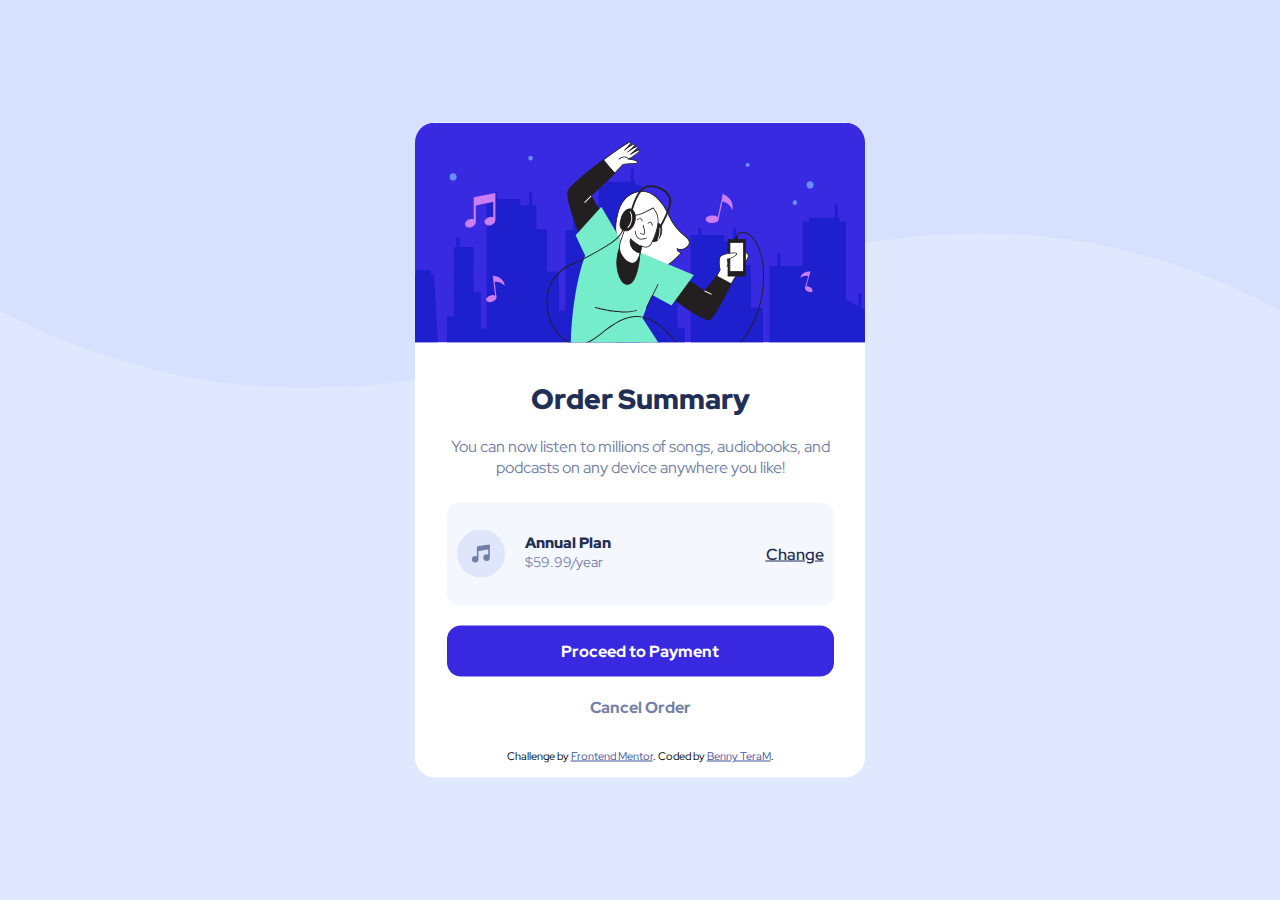
<file: index.html>
<!DOCTYPE html>
<html lang="en">

<head>
  <meta charset="UTF-8">
  <meta name="viewport" content="width=device-width, initial-scale=1.0">

  <link rel="icon" type="image/png" sizes="32x32" href="./images/favicon-32x32.png">

  <title>Frontend Mentor | Order summary card</title>
  <link rel="stylesheet" href="css/styles.css">
</head>

<body>
  <div class="card">

    <div class="image">
      <img src="images/illustration-hero.svg" alt="">
    </div>

    <div class="text-card">
      <h2>Order Summary</h2>

      <p>
        You can now listen to millions of songs, audiobooks, and podcasts on any device anywhere you like!
      </p>

      <div class="plan">
        <div class="plan-img">
          <img src="images/icon-music.svg" alt="">
          <div class="plan-details">
            <h4>Annual Plan</h4>
            <p>$59.99/year</p>
          </div>
        </div>

        <a href="">Change</a>
      </div>

      <a class="btn-procced" href="">Proceed to Payment</a>
      <a class="btn-cancel" href="">Cancel Order</a>

    </div>
    <div class="attribution">
      Challenge by <a href="https://www.frontendmentor.io?ref=challenge" target="_blank">Frontend Mentor</a>. 
      Coded by <a href="https://github.com/Beteme">Benny TeraM</a>.
    </div>
  </div>

  

</body>

</html>
</file>
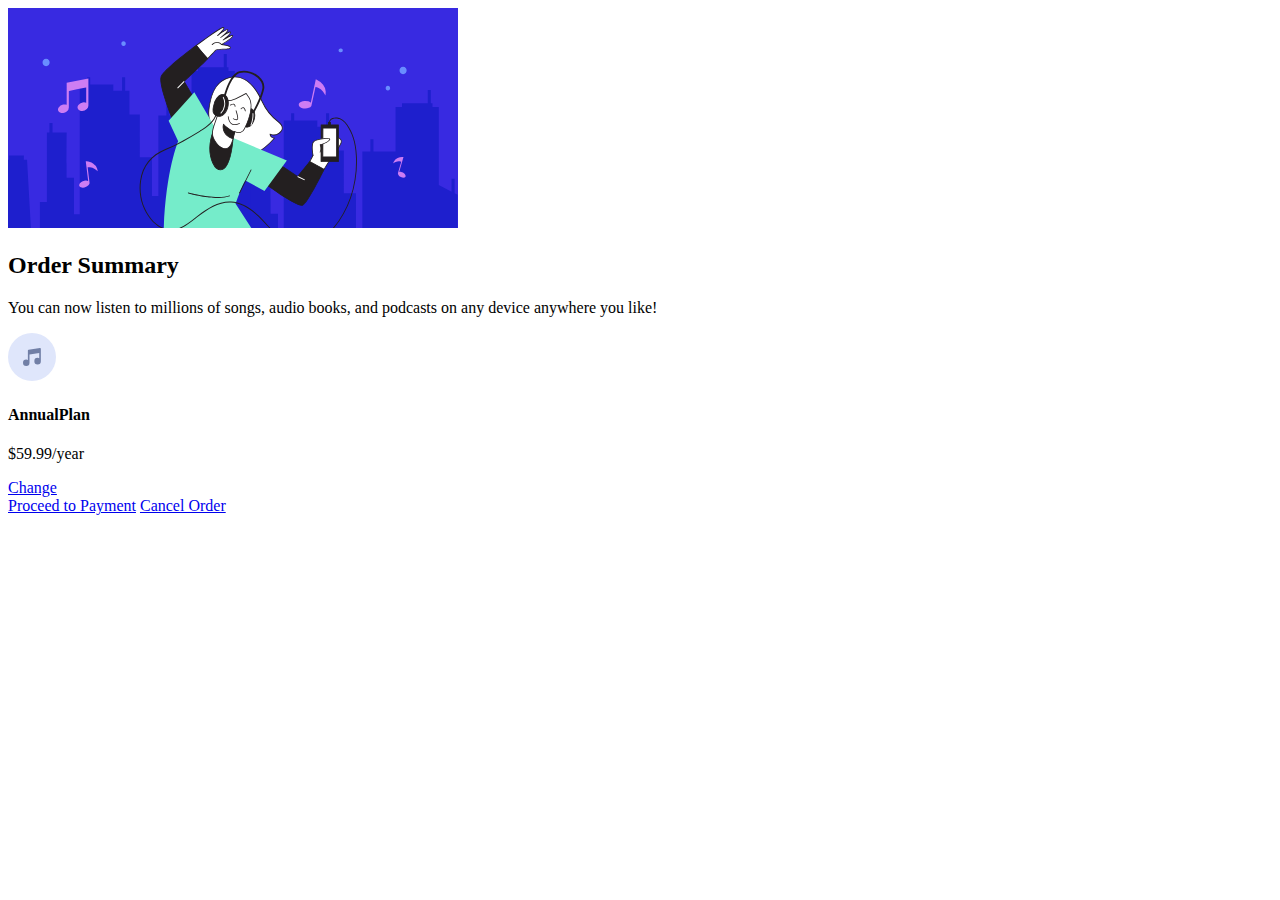
<file: index2.html>
<!DOCTYPE html>
<html lang="en">

<head>
    <meta charset="UTF-8">
    <meta name="viewport" content="width=device-width, initial-scale=1.0">
    <title>Document</title>
</head>

<body>
    <div class="card">
        <div class="card-img">
            <img src="images/illustration-hero.svg" alt="">
        </div>
        <div class="card-body">
            <h2>Order Summary</h2>
            <p>
                You can now listen to millions of songs, audio books, and podcasts on any device anywhere you like!
            </p>
            <div class="plan">
                <img src="images/icon-music.svg" alt="music">
                <div class="details">
                    <h4>AnnualPlan</h4>
                    <p>$59.99/year</p>
                </div>
                <div class="btn-div">
                    <a href="#">Change</a>
                </div>
            </div>
            <a class="btn pay" href="#">Proceed to Payment</a>
            <a class="btn" href="#">Cancel Order</a>
        </div>
    </div>
</body>

</html>
</file>
<file: css/styles.css>
@import url('https://fonts.googleapis.com/css2?family=Red+Hat+Display:wght@500;700;900&display=swap');

* {
    margin: 0;
    padding: 0;
    box-sizing: border-box;
}

body{
    font-family: 'Red Hat Display', 
        sans-serif;
    min-height: 100vh;
    background-image: url(../images/pattern-background-desktop.svg);
    background-repeat: no-repeat;
    background-size: contain;
    background-color: hsl(225, 100%, 94%);
    position: relative;
    font-size: 16px;
}

.attribution { 
    font-size: 11px; 
    text-align: center;
    padding-bottom: 15px;
}

.attribution a { 
    color: hsl(228, 45%, 44%); 
}

.card {
    position: absolute;
    left: 50%;
    top: 50%;
    transform: translate(-50%, -50%);
    max-width: 450px;
    background: white;
    border-radius: 20px;
    overflow: hidden;
}

.text-card {
    text-align: center;
    padding: 7%;
}

.text-card h2{
    color: hsl(223, 47%, 23%);
    font-weight: 900;
    font-size: 28px;
    margin-bottom: 18px;
}

.text-card p {
    color: hsl(224, 23%, 55%);
    margin-bottom: 25px;
}

.plan {
    background-color: hsl(225, 100%, 98%);
    border-radius: 12px;
    display: flex;
    padding: 10px;
    align-items: center;
    justify-content: space-between;
}

.plan a {
    font-weight: 600;
    color: hsl(223, 47%, 23%);
}

.plan a:hover {
    text-decoration: none;
    color: hsl(245, 75%, 52%);
}

.plan-img {
    display: flex;
    align-items: center;
    text-align: left;
}

.plan-details {
    margin-left: 20px;
    margin-top: 20px;
}

.plan-details h4 {
    font-size: 15px;
    font-weight: 900;
    color: hsl(223, 47%, 23%);
}

.plan-details p {
    font-size: 14px;
}

.btn-procced {
    display: block;
    background-color: hsl(245, 75%, 52%);
    text-decoration: none;
    font-weight: 800;
    color: white;
    border-radius: 14px;
    padding: 15px 0;
    margin: 20px 0;
}

.btn-procced:hover {
    background-color: hsl(245, 50%, 68%);
}

.btn-cancel {
    text-decoration: none;
    color: hsl(224, 23%, 55%);
    font-weight: 800;
}

.btn-cancel:hover {
    text-decoration: none;
    color: hsl(223, 47%, 23%);
}

@media only screen and (max-width: 425px){

    body {
        background-image: url(../images/pattern-background-mobile.svg);
        font-size: 14px;
    }

    .card {
        max-width: 85%;
    }

    .text-card {
        font-size: 22px;
    }

    .plan {
        padding: 12px;
    }

    .plan a {
        font-size: 12px;
    }

    .btn-procced {
        font-size: 14px;
    }

    .btn-cancel {
        font-size: 14px;
    }

    .text-card p {
        font-size: 14px;
    }

    .text-card h2 {
        font-size: 16px;
    }

    .plan-img {
        width: 50%;
    }
}
</file>
